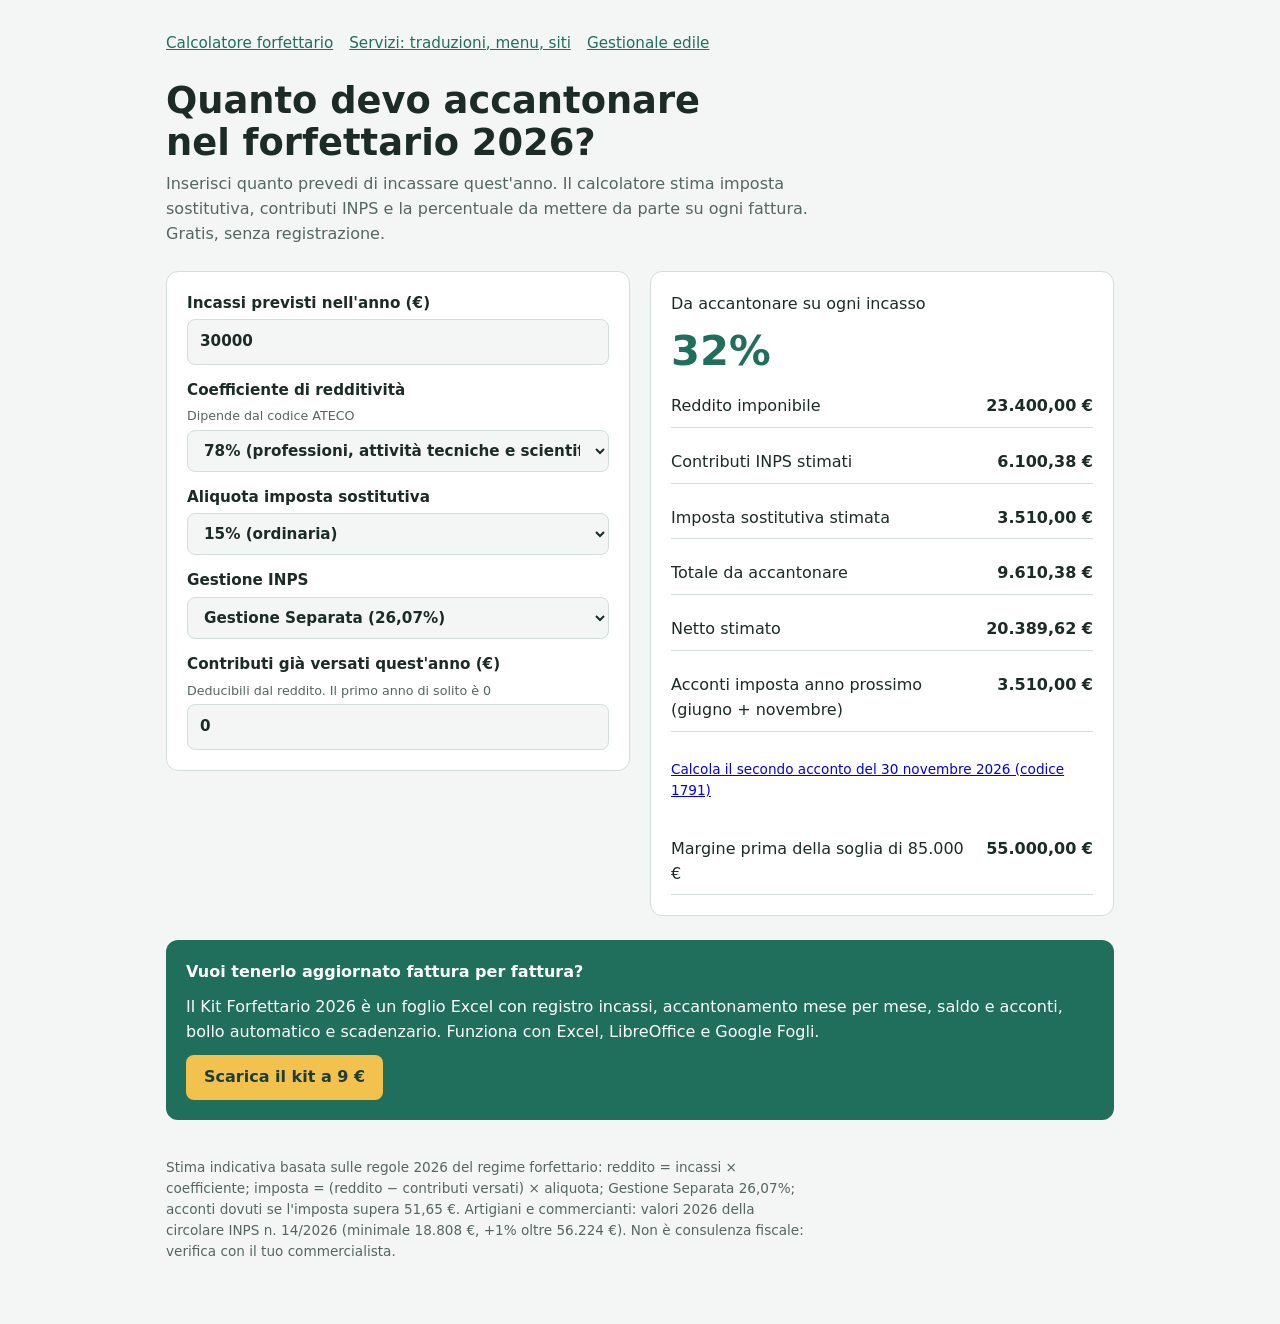
<file: index.html>
<!doctype html>
<html lang="it">
<head>
<meta charset="utf-8">
<meta name="viewport" content="width=device-width, initial-scale=1">
<title>Calcolo tasse forfettario 2026: quanto accantonare</title>
<meta name="description" content="Calcolatore gratuito per il regime forfettario 2026: imposta sostitutiva 5% o 15%, contributi INPS, acconti di giugno e novembre e percentuale da accantonare su ogni incasso.">
<style>
/* Layout: colonna unica, form a sinistra e risultati a destra su schermi larghi */
:root{--bg:#F3F6F5;--fg:#1D2B27;--muted:#56665F;--accent:#1F6F5C;--accent-fg:#FFFFFF;--panel:#FFFFFF;--line:#D3DDD9;--warn:#B5452F;--hl:#F2C14E}
@media (prefers-color-scheme: dark){:root{--bg:#121A18;--fg:#E7EFEC;--muted:#9FB2AB;--accent:#5CC2A5;--accent-fg:#0E1714;--panel:#1A2522;--line:#2C3B37;--warn:#F08A72;--hl:#F2C14E;color-scheme:dark}}
*{box-sizing:border-box}
body{margin:0;background:var(--bg);color:var(--fg);font:16px/1.55 system-ui,-apple-system,"Segoe UI",Roboto,sans-serif}
main{max-width:980px;margin:0 auto;padding:32px max(16px,env(safe-area-inset-right,0px)) 48px max(16px,env(safe-area-inset-left,0px));display:grid;gap:24px}
h1{font-size:clamp(1.6rem,4vw,2.3rem);line-height:1.15;margin:0;text-wrap:balance}
.lead{color:var(--muted);margin:0;max-width:65ch}
.wrap{display:grid;grid-template-columns:repeat(auto-fit,minmax(300px,1fr));gap:20px;align-items:start}
.card{background:var(--panel);border:1px solid var(--line);border-radius:12px;padding:20px;display:grid;gap:14px;min-width:0}
label{display:grid;gap:4px;font-weight:600;font-size:.95rem}
label small{font-weight:400;color:var(--muted)}
input,select{font:inherit;padding:10px 12px;border:1px solid var(--line);border-radius:8px;background:var(--bg);color:var(--fg);width:100%}
input:focus,select:focus{outline:2px solid var(--accent);outline-offset:1px}
.row{display:flex;justify-content:space-between;gap:12px;padding:8px 0;border-bottom:1px solid var(--line);font-variant-numeric:tabular-nums}
.row:last-child{border-bottom:0}
.row b{white-space:nowrap}
.big{font-size:2.6rem;font-weight:800;color:var(--accent);line-height:1;font-variant-numeric:tabular-nums}
.warn{color:var(--warn);font-weight:600}
.cta{background:var(--accent);color:var(--accent-fg);border-radius:12px;padding:20px;display:grid;gap:10px}
.cta a{justify-self:start;background:var(--hl);color:#1F3D35;font-weight:700;text-decoration:none;padding:10px 18px;border-radius:8px}
.cta a:focus{outline:3px solid var(--fg)}
.cta p{margin:0}
.note{font-size:.85rem;color:var(--muted);max-width:75ch}
[hidden]{display:none!important}
</style>
</head>
<body>
<main>
<nav style="font-size:.95rem"><a href="index.html" style="color:var(--accent);margin-right:16px">Calcolatore forfettario</a><a href="servizi.html" style="color:var(--accent);margin-right:16px">Servizi: traduzioni, menu, siti</a><a href="gestionale/index.html" style="color:var(--accent)">Gestionale edile</a></nav>
<header style="display:grid;gap:8px">
<h1>Quanto devo accantonare nel forfettario 2026?</h1>
<p class="lead">Inserisci quanto prevedi di incassare quest'anno. Il calcolatore stima imposta sostitutiva, contributi INPS e la percentuale da mettere da parte su ogni fattura. Gratis, senza registrazione.</p>
</header>

<div class="wrap">
<form class="card" id="f" autocomplete="off">
<label for="inc">Incassi previsti nell'anno (€)
<input id="inc" type="number" min="0" step="100" value="30000" inputmode="decimal"></label>
<label for="coef">Coefficiente di redditività <small>Dipende dal codice ATECO</small>
<select id="coef">
<option value="0.40">40% (commercio al dettaglio e all'ingrosso)</option>
<option value="0.54">54% (commercio ambulante non alimentare)</option>
<option value="0.62">62% (altre attività economiche, commercio)</option>
<option value="0.67">67% (altre attività economiche)</option>
<option value="0.78" selected>78% (professioni, attività tecniche e scientifiche)</option>
<option value="0.86">86% (costruzioni e attività immobiliari)</option>
</select></label>
<label for="ali">Aliquota imposta sostitutiva
<select id="ali"><option value="0.15">15% (ordinaria)</option><option value="0.05">5% (primi 5 anni, con requisiti)</option></select></label>
<label for="gest">Gestione INPS
<select id="gest"><option value="gs">Gestione Separata (26,07%)</option><option value="art">Artigiani (INPS 2026)</option><option value="com">Commercianti (INPS 2026)</option></select></label>
<div id="acbox" hidden style="display:grid;gap:14px">
<label for="fissi">Contributi fissi annui sul minimale (€) <small>Circolare INPS n. 14/2026, già compilato</small>
<input id="fissi" type="number" min="0" step="1" value="4521.36"></label>
<label for="minimale">Reddito minimale annuo (€)
<input id="minimale" type="number" min="0" step="1" value="18808"></label>
<label for="aliac">Aliquota sul reddito eccedente (%)
<input id="aliac" type="number" min="0" max="40" step="0.01" value="24"></label>
<label for="rid">Riduzione 35% richiesta
<select id="rid"><option value="1">No</option><option value="0.65">Sì</option></select></label>
</div>
<label for="ded">Contributi già versati quest'anno (€) <small>Deducibili dal reddito. Il primo anno di solito è 0</small>
<input id="ded" type="number" min="0" step="10" value="0"></label>
</form>

<section class="card" aria-live="polite">
<div>Da accantonare su ogni incasso</div>
<div class="big" id="pct">–</div>
<div class="row"><span>Reddito imponibile</span><b id="r1">–</b></div>
<div class="row"><span>Contributi INPS stimati</span><b id="r2">–</b></div>
<div class="row"><span>Imposta sostitutiva stimata</span><b id="r3">–</b></div>
<div class="row"><span>Totale da accantonare</span><b id="r4">–</b></div>
<div class="row"><span>Netto stimato</span><b id="r5">–</b></div>
<div class="row"><span>Acconti imposta anno prossimo (giugno + novembre)</span><b id="r6">–</b></div>
<p class="note"><a href="acconto-novembre-forfettario.html">Calcola il secondo acconto del 30 novembre 2026 (codice 1791)</a></p>
<div class="row"><span>Margine prima della soglia di 85.000 €</span><b id="r7">–</b></div>
<p id="soglia" class="warn" hidden></p>
</section>
</div>

<aside class="cta">
<p><strong>Vuoi tenerlo aggiornato fattura per fattura?</strong></p>
<p>Il Kit Forfettario 2026 è un foglio Excel con registro incassi, accantonamento mese per mese, saldo e acconti, bollo automatico e scadenzario. Funziona con Excel, LibreOffice e Google Fogli.</p>
<a href="https://payhip.com/b/Wa1UB" rel="noopener">Scarica il kit a 9 €</a>
</aside>

<p class="note">Stima indicativa basata sulle regole 2026 del regime forfettario: reddito = incassi × coefficiente; imposta = (reddito − contributi versati) × aliquota; Gestione Separata 26,07%; acconti dovuti se l'imposta supera 51,65 €. Artigiani e commercianti: valori 2026 della circolare INPS n. 14/2026 (minimale 18.808 €, +1% oltre 56.224 €). Non è consulenza fiscale: verifica con il tuo commercialista.</p>
</main>
<script>
const $=id=>document.getElementById(id);
const eur=v=>v.toLocaleString('it-IT',{style:'currency',currency:'EUR'});
const num=id=>Math.max(0,parseFloat($(id).value)||0);
function calcola(){
  const inc=num('inc'),coef=+$('coef').value,ali=+$('ali').value,gs=$('gest').value==='gs';
  $('acbox').hidden=gs;
  const reddito=inc*coef;
  const contr=gs?reddito*0.2607:(num('fissi')+Math.max(0,reddito-num('minimale'))*num('aliac')/100+Math.max(0,reddito-56224)*0.01)*(+$('rid').value);
  const imposta=Math.max(0,reddito-num('ded'))*ali;
  const tot=contr+imposta;
  $('pct').textContent=inc?(tot/inc*100).toLocaleString('it-IT',{maximumFractionDigits:1})+'%':'–';
  $('r1').textContent=eur(reddito);$('r2').textContent=eur(contr);$('r3').textContent=eur(imposta);
  $('r4').textContent=eur(tot);$('r5').textContent=eur(inc-tot);
  $('r6').textContent=eur(imposta>51.65?imposta:0);$('r7').textContent=eur(85000-inc);
  const s=$('soglia');
  s.hidden=inc<=68000;
  s.textContent=inc>100000?'Oltre 100.000 €: si esce subito dal regime forfettario.':inc>85000?'Oltre 85.000 €: si esce dal regime dall\'anno successivo.':'Sei oltre l\'80% della soglia di 85.000 €.';
}
$('gest').addEventListener('change',()=>{const g=$('gest').value;if(g==='art'){$('fissi').value=4521.36;$('aliac').value=24}else if(g==='com'){$('fissi').value=4611.64;$('aliac').value=24.48}calcola()});
$('f').addEventListener('input',calcola);
$('f').addEventListener('submit',e=>e.preventDefault());
calcola();
</script>
</body>
</html>
</file>
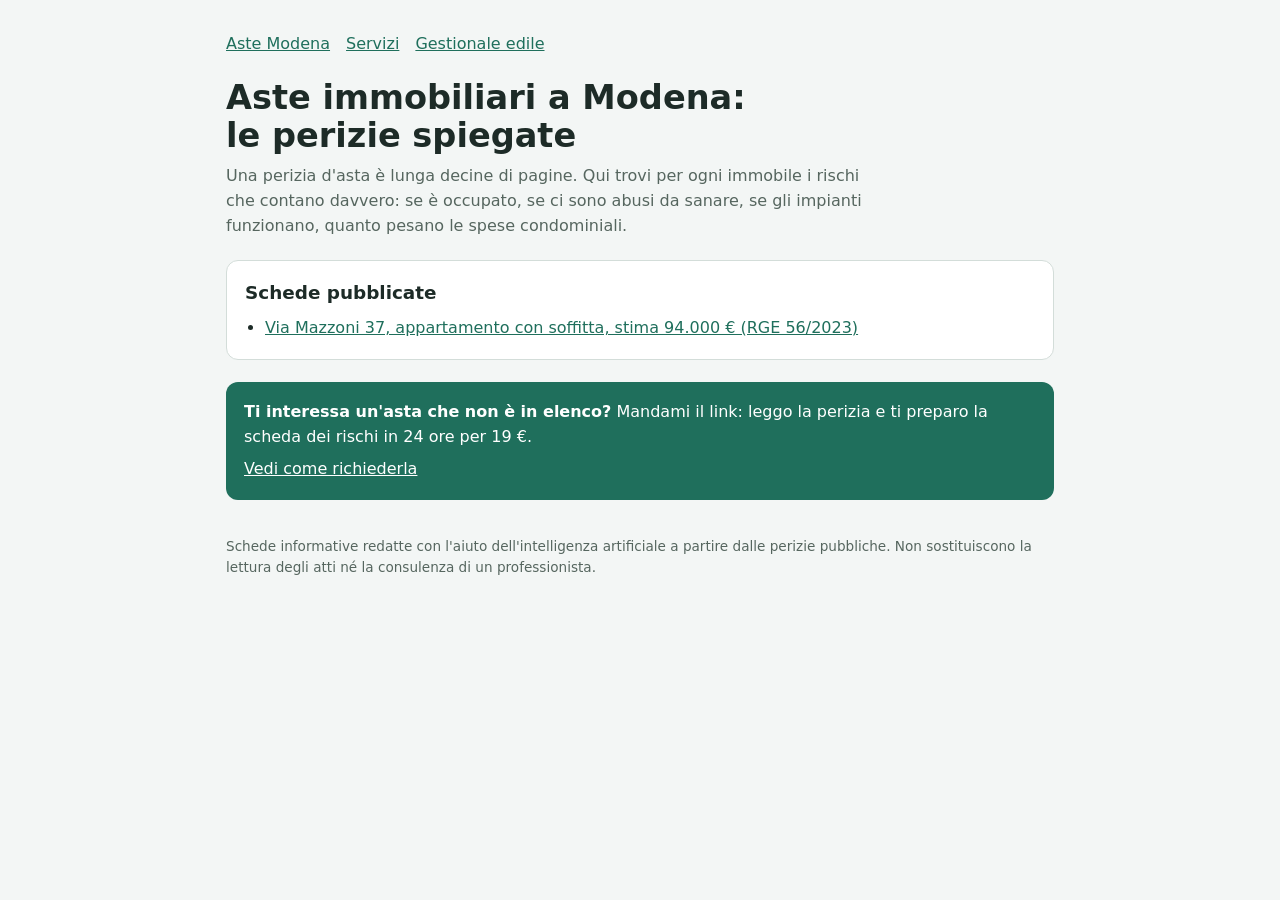
<file: aste/index.html>
<!doctype html>
<html lang="it">
<head>
<meta charset="utf-8">
<meta name="viewport" content="width=device-width, initial-scale=1">
<title>Aste immobiliari Modena: le perizie spiegate</title>
<meta name="description" content="Schede gratuite sulle aste giudiziarie del Tribunale di Modena: occupazione, abusi, impianti, spese condominiali. I rischi della perizia in due minuti.">
<link rel="stylesheet" href="style.css">
</head>
<body>
<main>
<nav><a href="index.html">Aste Modena</a><a href="../servizi.html">Servizi</a><a href="../gestionale/index.html">Gestionale edile</a></nav>
<header style="display:grid;gap:8px">
<h1>Aste immobiliari a Modena: le perizie spiegate</h1>
<p class="lead">Una perizia d'asta è lunga decine di pagine. Qui trovi per ogni immobile i rischi che contano davvero: se è occupato, se ci sono abusi da sanare, se gli impianti funzionano, quanto pesano le spese condominiali.</p>
</header>
<section class="card">
<h2>Schede pubblicate</h2>
<ul>
<li><a href="modena-rge-56-2023.html">Via Mazzoni 37, appartamento con soffitta, stima 94.000 € (RGE 56/2023)</a></li>
</ul>
</section>
<section class="cta">
<p><b>Ti interessa un'asta che non è in elenco?</b> Mandami il link: leggo la perizia e ti preparo la scheda dei rischi in 24 ore per 19 €.</p>
<p><a href="../servizi.html">Vedi come richiederla</a></p>
</section>
<p class="note">Schede informative redatte con l'aiuto dell'intelligenza artificiale a partire dalle perizie pubbliche. Non sostituiscono la lettura degli atti né la consulenza di un professionista.</p>
</main>
</body>
</html>
</file>
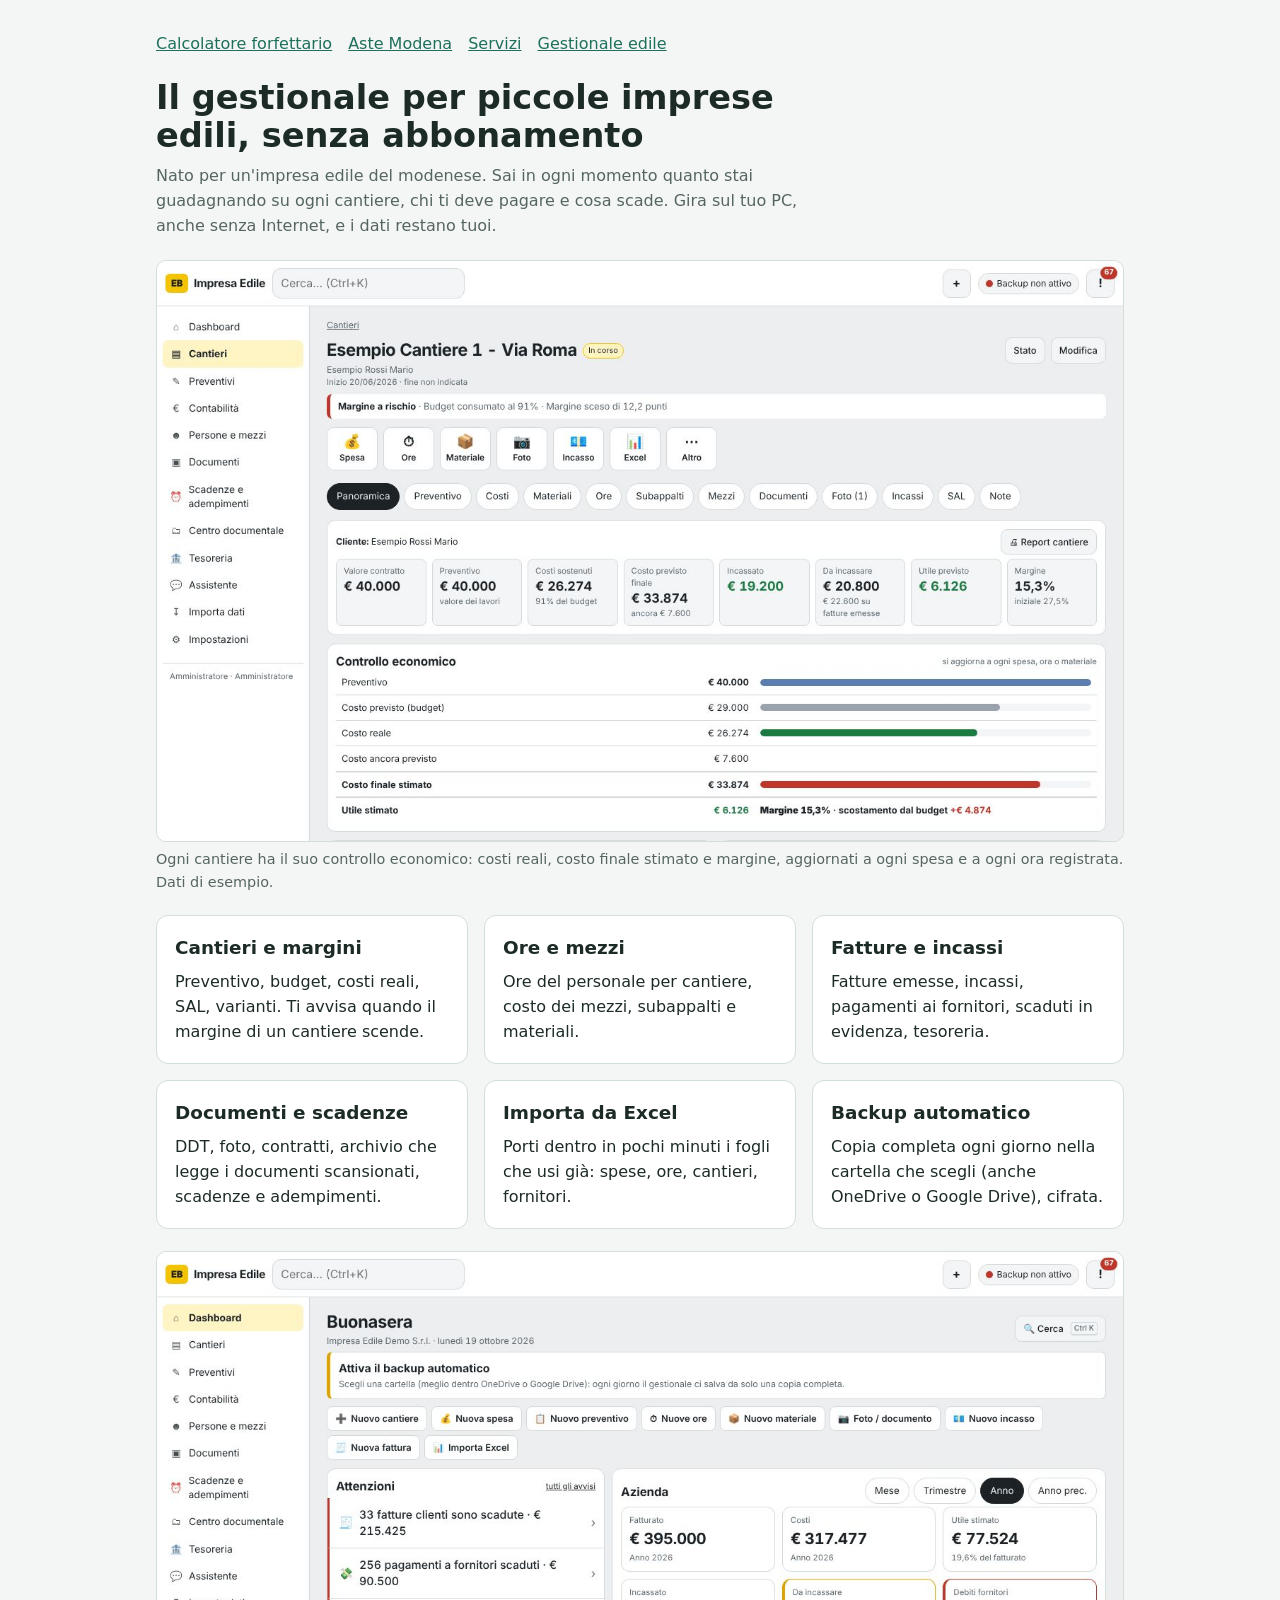
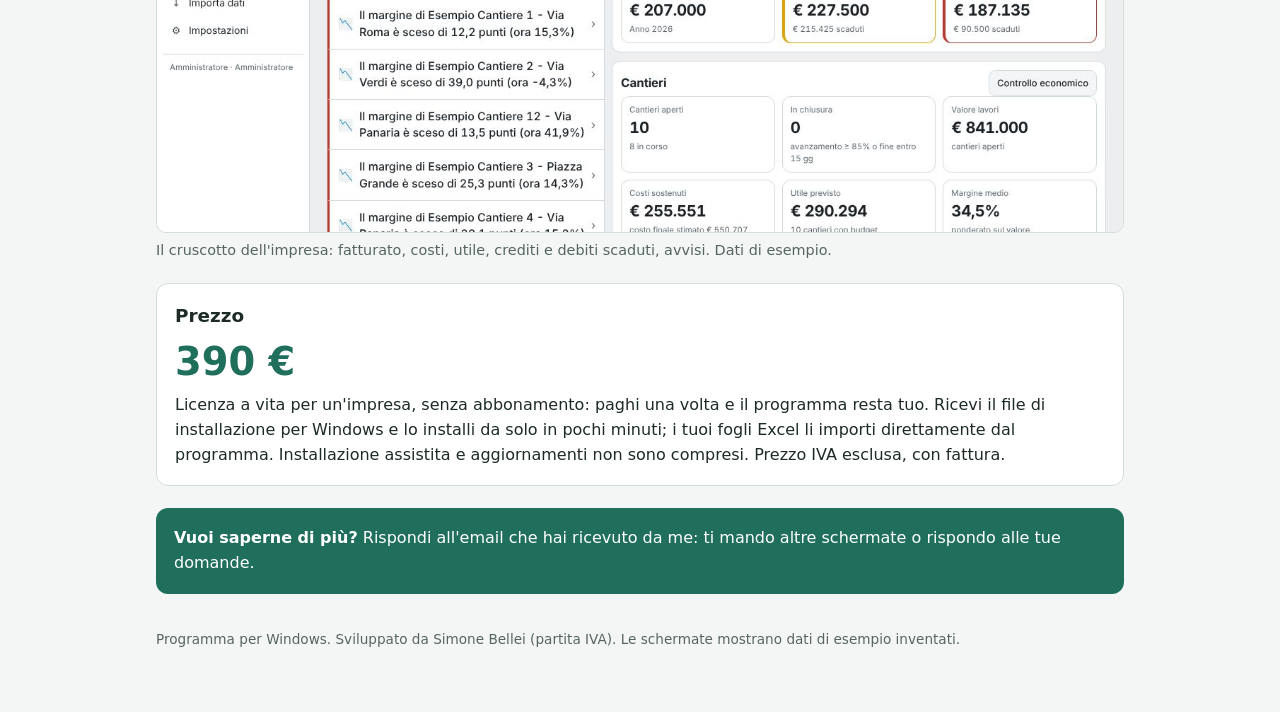
<file: gestionale/index.html>
<!doctype html>
<html lang="it">
<head>
<meta charset="utf-8">
<meta name="viewport" content="width=device-width, initial-scale=1">
<title>Gestionale per imprese edili: cantieri, costi e margini sotto controllo</title>
<meta name="description" content="Programma per piccole imprese edili: cantieri, ore, spese, preventivi, fatture, DDT, scadenze e tesoreria. Funziona sul PC anche senza Internet. Licenza a vita 390 €, senza abbonamento.">
<link rel="stylesheet" href="../aste/style.css">
<style>
main{max-width:1000px}
.shot{width:100%;height:auto;border:1px solid var(--line);border-radius:10px;display:block}
.grid{display:grid;grid-template-columns:repeat(auto-fit,minmax(260px,1fr));gap:16px}
.price{font-size:2.4rem;font-weight:800;color:var(--accent);line-height:1}
figure{margin:0;display:grid;gap:6px}
figcaption{font-size:.9rem;color:var(--muted)}
</style>
</head>
<body>
<main>
<nav><a href="../index.html">Calcolatore forfettario</a><a href="../aste/index.html">Aste Modena</a><a href="../servizi.html">Servizi</a><a href="index.html">Gestionale edile</a></nav>
<header style="display:grid;gap:8px">
<h1>Il gestionale per piccole imprese edili, senza abbonamento</h1>
<p class="lead">Nato per un'impresa edile del modenese. Sai in ogni momento quanto stai guadagnando su ogni cantiere, chi ti deve pagare e cosa scade. Gira sul tuo PC, anche senza Internet, e i dati restano tuoi.</p>
</header>

<figure>
<img class="shot" src="cantiere.jpg" alt="Scheda di un cantiere con valore del contratto, costi sostenuti, costo finale stimato e margine" width="1366" height="820" loading="lazy">
<figcaption>Ogni cantiere ha il suo controllo economico: costi reali, costo finale stimato e margine, aggiornati a ogni spesa e a ogni ora registrata. Dati di esempio.</figcaption>
</figure>

<section class="grid">
<div class="card"><h2>Cantieri e margini</h2><p>Preventivo, budget, costi reali, SAL, varianti. Ti avvisa quando il margine di un cantiere scende.</p></div>
<div class="card"><h2>Ore e mezzi</h2><p>Ore del personale per cantiere, costo dei mezzi, subappalti e materiali.</p></div>
<div class="card"><h2>Fatture e incassi</h2><p>Fatture emesse, incassi, pagamenti ai fornitori, scaduti in evidenza, tesoreria.</p></div>
<div class="card"><h2>Documenti e scadenze</h2><p>DDT, foto, contratti, archivio che legge i documenti scansionati, scadenze e adempimenti.</p></div>
<div class="card"><h2>Importa da Excel</h2><p>Porti dentro in pochi minuti i fogli che usi già: spese, ore, cantieri, fornitori.</p></div>
<div class="card"><h2>Backup automatico</h2><p>Copia completa ogni giorno nella cartella che scegli (anche OneDrive o Google Drive), cifrata.</p></div>
</section>

<figure>
<img class="shot" src="dashboard.jpg" alt="Cruscotto con fatturato, costi, utile stimato, crediti scaduti e avvisi sui cantieri" width="1366" height="820" loading="lazy">
<figcaption>Il cruscotto dell'impresa: fatturato, costi, utile, crediti e debiti scaduti, avvisi. Dati di esempio.</figcaption>
</figure>

<section class="card" style="gap:12px">
<h2>Prezzo</h2>
<div class="price">390 €</div>
<p>Licenza a vita per un'impresa, senza abbonamento: paghi una volta e il programma resta tuo. Ricevi il file di installazione per Windows e lo installi da solo in pochi minuti; i tuoi fogli Excel li importi direttamente dal programma. Installazione assistita e aggiornamenti non sono compresi. Prezzo IVA esclusa, con fattura.</p>
</section>

<section class="cta">
<p><b>Vuoi saperne di più?</b> Rispondi all'email che hai ricevuto da me: ti mando altre schermate o rispondo alle tue domande.</p>
</section>

<p class="note">Programma per Windows. Sviluppato da Simone Bellei (partita IVA). Le schermate mostrano dati di esempio inventati.</p>
</main>
</body>
</html>
</file>
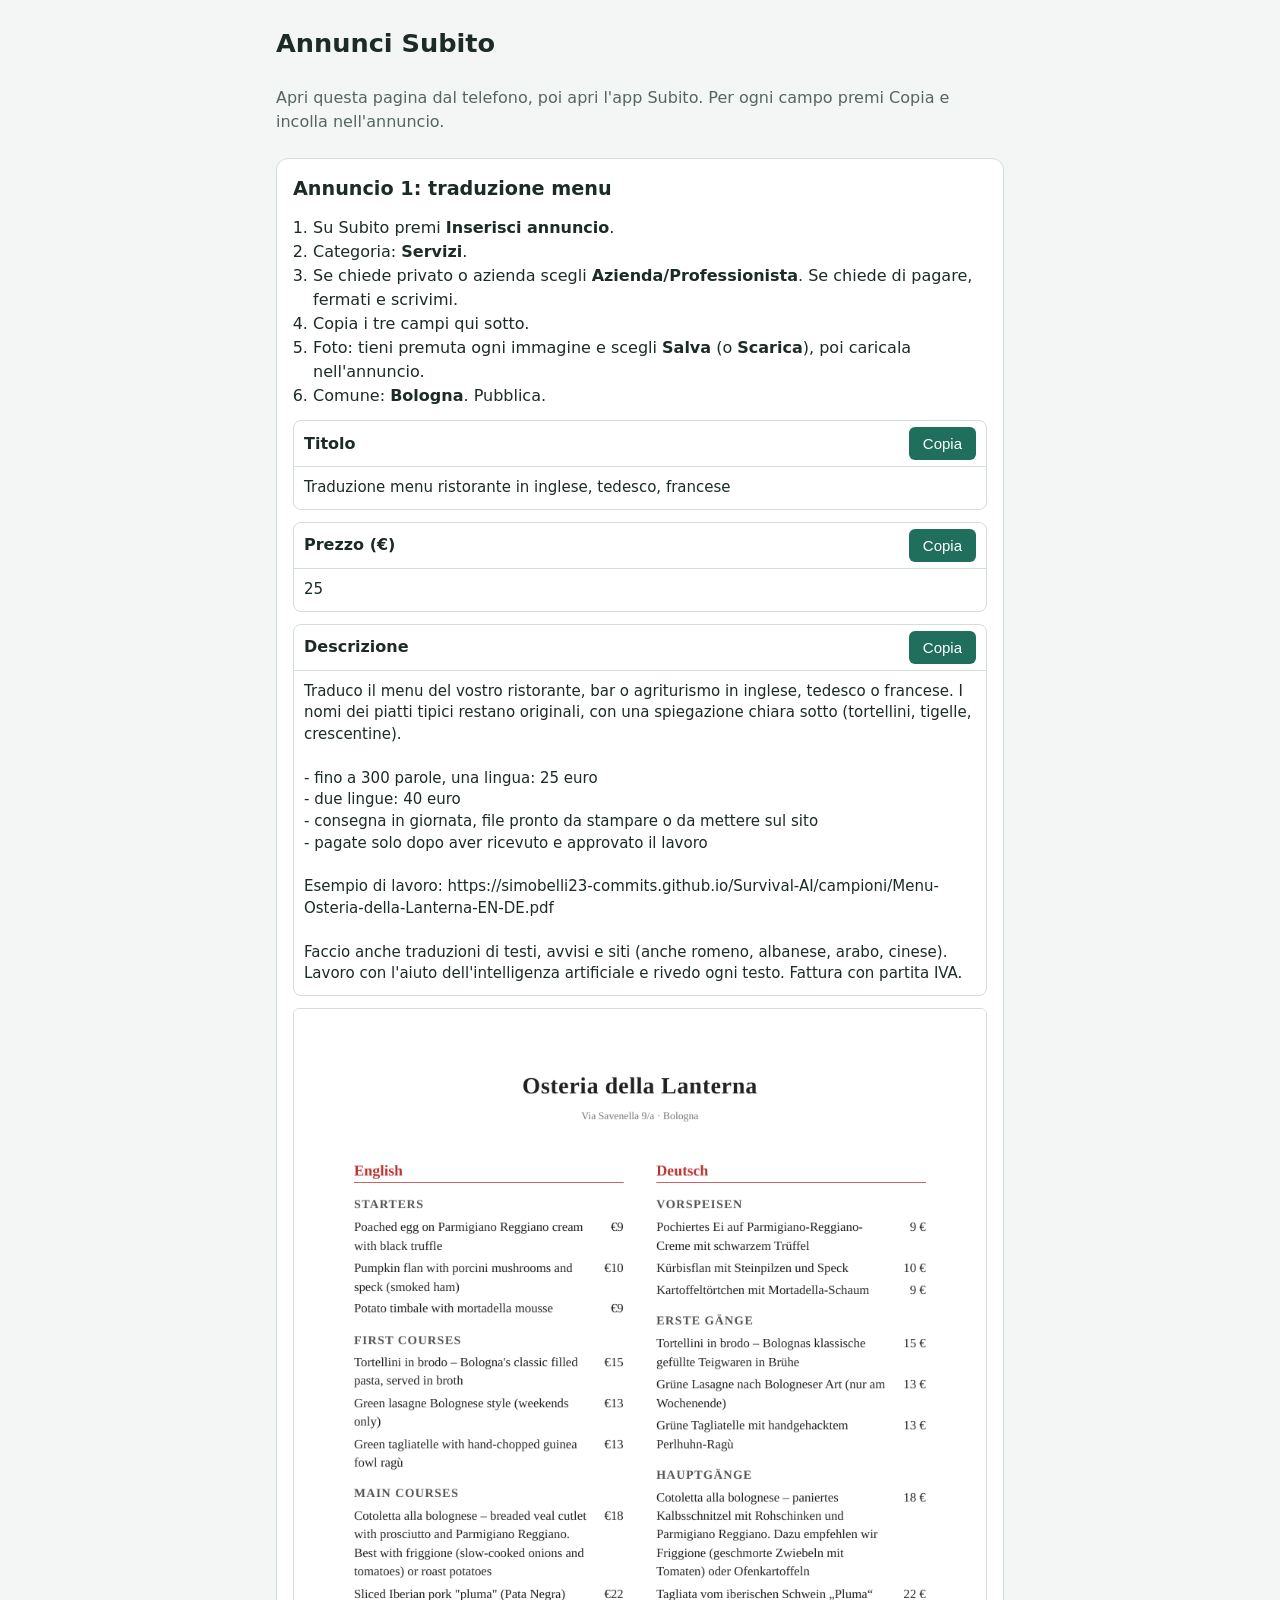
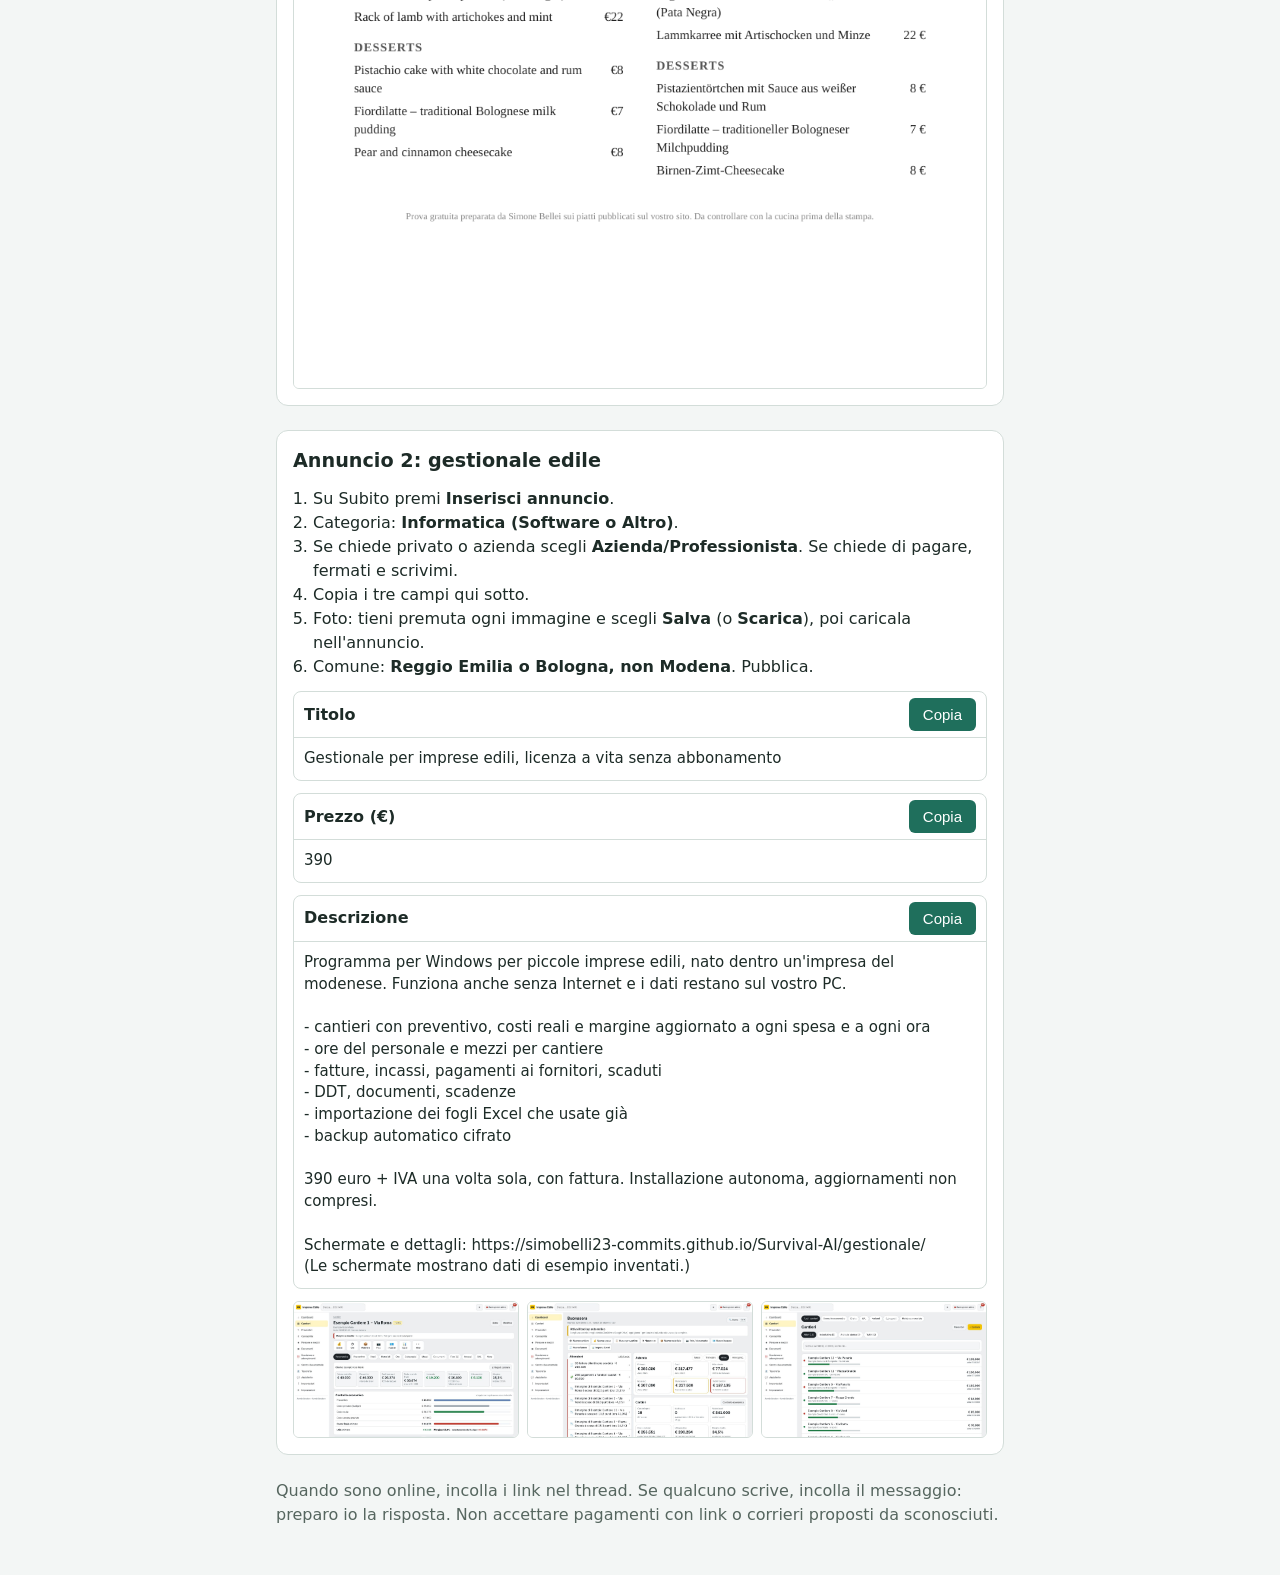
<file: subito/index.html>
<!doctype html><html lang="it"><head><meta charset="utf-8"><meta name="viewport" content="width=device-width, initial-scale=1"><meta name="robots" content="noindex">
<title>Annunci Subito</title><style>
:root{--bg:#F3F6F5;--fg:#1D2B27;--muted:#56665F;--accent:#1F6F5C;--panel:#fff;--line:#D3DDD9}
@media (prefers-color-scheme: dark){:root{--bg:#121A18;--fg:#E7EFEC;--muted:#9FB2AB;--accent:#5CC2A5;--panel:#1A2522;--line:#2C3B37}}
*{box-sizing:border-box}body{margin:0;background:var(--bg);color:var(--fg);font:16px/1.5 system-ui,sans-serif}
main{max-width:760px;margin:0 auto;padding:24px 16px 48px;display:grid;gap:24px}
section{background:var(--panel);border:1px solid var(--line);border-radius:12px;padding:16px;display:grid;gap:12px}
h1{margin:0;font-size:1.6rem}h2{margin:0;font-size:1.2rem}ol{margin:0;padding-left:20px}
.f{border:1px solid var(--line);border-radius:8px;overflow:hidden}.l{display:flex;justify-content:space-between;align-items:center;padding:6px 10px;font-weight:600;border-bottom:1px solid var(--line)}
button{background:var(--accent);color:#fff;border:0;border-radius:6px;padding:8px 14px;font-size:15px}
pre{margin:0;padding:10px;white-space:pre-wrap;word-wrap:break-word;font:15px/1.45 system-ui,sans-serif}
.ph{display:grid;grid-template-columns:repeat(auto-fit,minmax(150px,1fr));gap:8px}.ph img{width:100%;height:auto;border:1px solid var(--line);border-radius:6px;display:block}
p{margin:0;color:var(--muted)}</style></head><body><main>
<h1>Annunci Subito</h1><p>Apri questa pagina dal telefono, poi apri l'app Subito. Per ogni campo premi Copia e incolla nell'annuncio.</p>
<section><h2>Annuncio 1: traduzione menu</h2>
<ol><li>Su Subito premi <b>Inserisci annuncio</b>.</li><li>Categoria: <b>Servizi</b>.</li>
<li>Se chiede privato o azienda scegli <b>Azienda/Professionista</b>. Se chiede di pagare, fermati e scrivimi.</li>
<li>Copia i tre campi qui sotto.</li><li>Foto: tieni premuta ogni immagine e scegli <b>Salva</b> (o <b>Scarica</b>), poi caricala nell'annuncio.</li>
<li>Comune: <b>Bologna</b>. Pubblica.</li></ol>
<div class="f"><div class="l">Titolo<button onclick="cp(this)">Copia</button></div><pre>Traduzione menu ristorante in inglese, tedesco, francese</pre></div><div class="f"><div class="l">Prezzo (€)<button onclick="cp(this)">Copia</button></div><pre>25</pre></div><div class="f"><div class="l">Descrizione<button onclick="cp(this)">Copia</button></div><pre>Traduco il menu del vostro ristorante, bar o agriturismo in inglese, tedesco o francese. I nomi dei piatti tipici restano originali, con una spiegazione chiara sotto (tortellini, tigelle, crescentine).

- fino a 300 parole, una lingua: 25 euro
- due lingue: 40 euro
- consegna in giornata, file pronto da stampare o da mettere sul sito
- pagate solo dopo aver ricevuto e approvato il lavoro

Esempio di lavoro: https://simobelli23-commits.github.io/Survival-AI/campioni/Menu-Osteria-della-Lanterna-EN-DE.pdf

Faccio anche traduzioni di testi, avvisi e siti (anche romeno, albanese, arabo, cinese). Lavoro con l&#x27;aiuto dell&#x27;intelligenza artificiale e rivedo ogni testo. Fattura con partita IVA.</pre></div>
<div class="ph"><a href="menu-foto.png" download><img src="menu-foto.png" alt="Foto 1"></a></div></section>
<section><h2>Annuncio 2: gestionale edile</h2>
<ol><li>Su Subito premi <b>Inserisci annuncio</b>.</li><li>Categoria: <b>Informatica (Software o Altro)</b>.</li>
<li>Se chiede privato o azienda scegli <b>Azienda/Professionista</b>. Se chiede di pagare, fermati e scrivimi.</li>
<li>Copia i tre campi qui sotto.</li><li>Foto: tieni premuta ogni immagine e scegli <b>Salva</b> (o <b>Scarica</b>), poi caricala nell'annuncio.</li>
<li>Comune: <b>Reggio Emilia o Bologna, non Modena</b>. Pubblica.</li></ol>
<div class="f"><div class="l">Titolo<button onclick="cp(this)">Copia</button></div><pre>Gestionale per imprese edili, licenza a vita senza abbonamento</pre></div><div class="f"><div class="l">Prezzo (€)<button onclick="cp(this)">Copia</button></div><pre>390</pre></div><div class="f"><div class="l">Descrizione<button onclick="cp(this)">Copia</button></div><pre>Programma per Windows per piccole imprese edili, nato dentro un&#x27;impresa del modenese. Funziona anche senza Internet e i dati restano sul vostro PC.

- cantieri con preventivo, costi reali e margine aggiornato a ogni spesa e a ogni ora
- ore del personale e mezzi per cantiere
- fatture, incassi, pagamenti ai fornitori, scaduti
- DDT, documenti, scadenze
- importazione dei fogli Excel che usate già
- backup automatico cifrato

390 euro + IVA una volta sola, con fattura. Installazione autonoma, aggiornamenti non compresi.

Schermate e dettagli: https://simobelli23-commits.github.io/Survival-AI/gestionale/
(Le schermate mostrano dati di esempio inventati.)</pre></div>
<div class="ph"><a href="gestionale-foto1.jpg" download><img src="gestionale-foto1.jpg" alt="Foto 1"></a><a href="gestionale-foto2.jpg" download><img src="gestionale-foto2.jpg" alt="Foto 2"></a><a href="gestionale-foto3.jpg" download><img src="gestionale-foto3.jpg" alt="Foto 3"></a></div></section>
<p>Quando sono online, incolla i link nel thread. Se qualcuno scrive, incolla il messaggio: preparo io la risposta. Non accettare pagamenti con link o corrieri proposti da sconosciuti.</p>
</main><script>function cp(b){const t=b.parentNode.nextElementSibling.textContent;const done=()=>{b.textContent='Copiato';setTimeout(()=>b.textContent='Copia',1500)};
if(navigator.clipboard)navigator.clipboard.writeText(t).then(done,()=>fb(t,done));else fb(t,done)}
function fb(t,done){const a=document.createElement('textarea');a.value=t;document.body.appendChild(a);a.select();try{document.execCommand('copy');done()}catch(e){}a.remove()}</script></body></html>
</file>
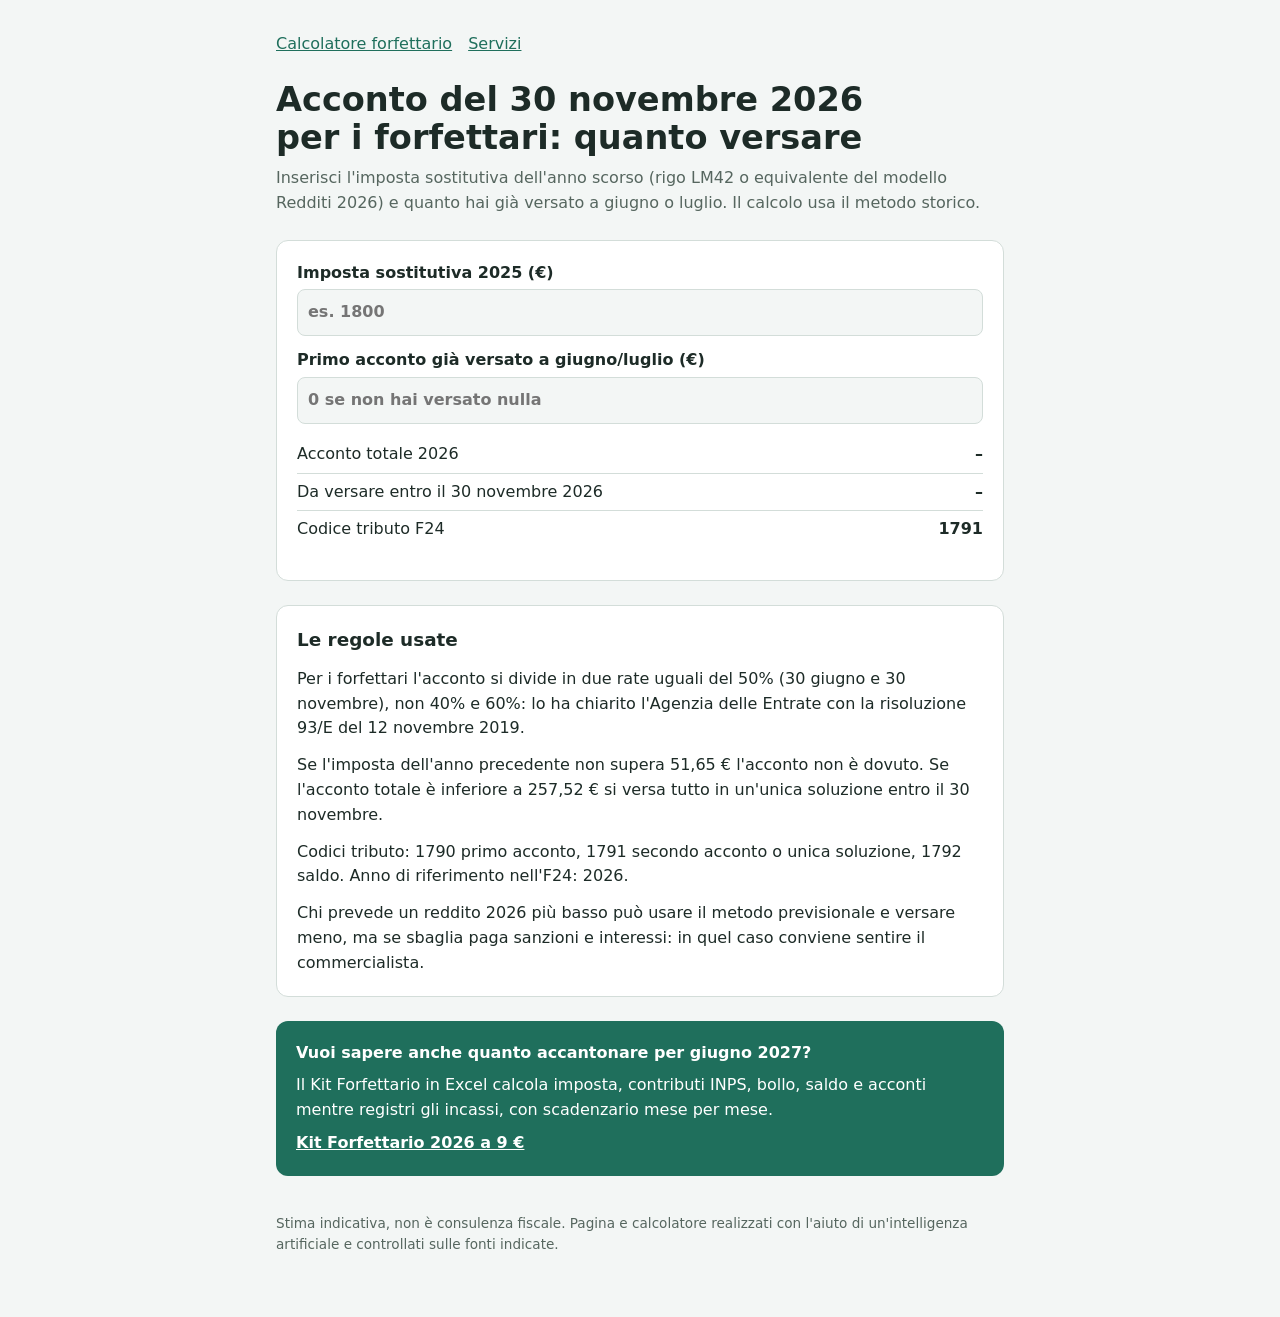
<file: acconto-novembre-forfettario.html>
<!doctype html>
<html lang="it">
<head>
<meta charset="utf-8">
<meta name="viewport" content="width=device-width, initial-scale=1">
<title>Acconto 30 novembre 2026 forfettario: quanto versare (codice 1791)</title>
<meta name="description" content="Calcola in pochi secondi il secondo acconto dell'imposta sostitutiva da versare entro il 30 novembre 2026 nel regime forfettario: rata del 50%, unica soluzione sotto 257,52 €, codice tributo 1791.">
<style>
:root{--bg:#F3F6F5;--fg:#1D2B27;--muted:#56665F;--accent:#1F6F5C;--accent-fg:#FFFFFF;--panel:#FFFFFF;--line:#D3DDD9}
@media (prefers-color-scheme: dark){:root{--bg:#121A18;--fg:#E7EFEC;--muted:#9FB2AB;--accent:#5CC2A5;--accent-fg:#0E1714;--panel:#1A2522;--line:#2C3B37;color-scheme:dark}}
*{box-sizing:border-box}
body{margin:0;background:var(--bg);color:var(--fg);font:16px/1.55 system-ui,-apple-system,"Segoe UI",Roboto,sans-serif}
main{max-width:760px;margin:0 auto;padding:32px 16px 48px;display:grid;gap:24px}
h1{font-size:clamp(1.5rem,4vw,2.1rem);line-height:1.15;margin:0;text-wrap:balance}
h2{font-size:1.15rem;margin:0}
.lead{color:var(--muted);margin:0}
.card{background:var(--panel);border:1px solid var(--line);border-radius:12px;padding:20px;display:grid;gap:12px;min-width:0}
.card p{margin:0}
label{display:grid;gap:4px;font-weight:600}
input,select{font:inherit;padding:10px;border:1px solid var(--line);border-radius:8px;background:var(--bg);color:var(--fg);width:100%}
.row{display:flex;justify-content:space-between;gap:12px;padding:6px 0;border-bottom:1px solid var(--line);font-variant-numeric:tabular-nums}
.row:last-child{border-bottom:0}
.row b{white-space:nowrap}
.cta{background:var(--accent);color:var(--accent-fg);border-radius:12px;padding:20px;display:grid;gap:8px}
.cta p{margin:0}.cta a{color:var(--accent-fg);font-weight:700}
.note{font-size:.85rem;color:var(--muted)}
a{color:var(--accent)}
nav a{margin-right:16px}
</style>
</head>
<body>
<main>
<nav><a href="index.html">Calcolatore forfettario</a><a href="servizi.html">Servizi</a></nav>
<header style="display:grid;gap:8px">
<h1>Acconto del 30 novembre 2026 per i forfettari: quanto versare</h1>
<p class="lead">Inserisci l'imposta sostitutiva dell'anno scorso (rigo LM42 o equivalente del modello Redditi 2026) e quanto hai già versato a giugno o luglio. Il calcolo usa il metodo storico.</p>
</header>

<section class="card">
<label>Imposta sostitutiva 2025 (€)
<input id="imp" type="number" min="0" step="0.01" inputmode="decimal" placeholder="es. 1800">
</label>
<label>Primo acconto già versato a giugno/luglio (€)
<input id="pag" type="number" min="0" step="0.01" inputmode="decimal" placeholder="0 se non hai versato nulla">
</label>
<div>
<div class="row"><span>Acconto totale 2026</span><b id="r1">–</b></div>
<div class="row"><span>Da versare entro il 30 novembre 2026</span><b id="r2">–</b></div>
<div class="row"><span>Codice tributo F24</span><b id="r3">1791</b></div>
</div>
<p class="note" id="msg"></p>
</section>

<section class="card">
<h2>Le regole usate</h2>
<p>Per i forfettari l'acconto si divide in due rate uguali del 50% (30 giugno e 30 novembre), non 40% e 60%: lo ha chiarito l'Agenzia delle Entrate con la risoluzione 93/E del 12 novembre 2019.</p>
<p>Se l'imposta dell'anno precedente non supera 51,65 € l'acconto non è dovuto. Se l'acconto totale è inferiore a 257,52 € si versa tutto in un'unica soluzione entro il 30 novembre.</p>
<p>Codici tributo: 1790 primo acconto, 1791 secondo acconto o unica soluzione, 1792 saldo. Anno di riferimento nell'F24: 2026.</p>
<p>Chi prevede un reddito 2026 più basso può usare il metodo previsionale e versare meno, ma se sbaglia paga sanzioni e interessi: in quel caso conviene sentire il commercialista.</p>
</section>

<section class="cta">
<p><b>Vuoi sapere anche quanto accantonare per giugno 2027?</b></p>
<p>Il Kit Forfettario in Excel calcola imposta, contributi INPS, bollo, saldo e acconti mentre registri gli incassi, con scadenzario mese per mese.</p>
<p><a href="https://payhip.com/b/Wa1UB" rel="noopener">Kit Forfettario 2026 a 9 €</a></p>
</section>

<p class="note">Stima indicativa, non è consulenza fiscale. Pagina e calcolatore realizzati con l'aiuto di un'intelligenza artificiale e controllati sulle fonti indicate.</p>
</main>
<script>
const eur=v=>v.toLocaleString('it-IT',{style:'currency',currency:'EUR'});
function calc(){
  const imp=parseFloat(document.getElementById('imp').value)||0;
  const pag=parseFloat(document.getElementById('pag').value)||0;
  const r1=document.getElementById('r1'),r2=document.getElementById('r2'),msg=document.getElementById('msg');
  if(!imp){r1.textContent=r2.textContent='–';msg.textContent='';return}
  if(imp<=51.65){r1.textContent=eur(0);r2.textContent=eur(0);msg.textContent='Imposta non superiore a 51,65 €: nessun acconto dovuto.';return}
  r1.textContent=eur(imp);
  if(imp<257.52){r2.textContent=eur(Math.max(0,imp-pag));msg.textContent='Acconto inferiore a 257,52 €: si versa tutto entro il 30 novembre, in unica soluzione.';return}
  const sec=Math.max(0,imp-Math.max(pag,0));
  r2.textContent=eur(pag?sec:imp/2);
  msg.textContent=pag?'Seconda rata = acconto totale meno quanto già versato.':'Hai lasciato vuoto il primo acconto: la seconda rata è il 50% dell\'acconto totale.';
}
document.getElementById('imp').addEventListener('input',calc);
document.getElementById('pag').addEventListener('input',calc);
</script>
</body>
</html>
</file>
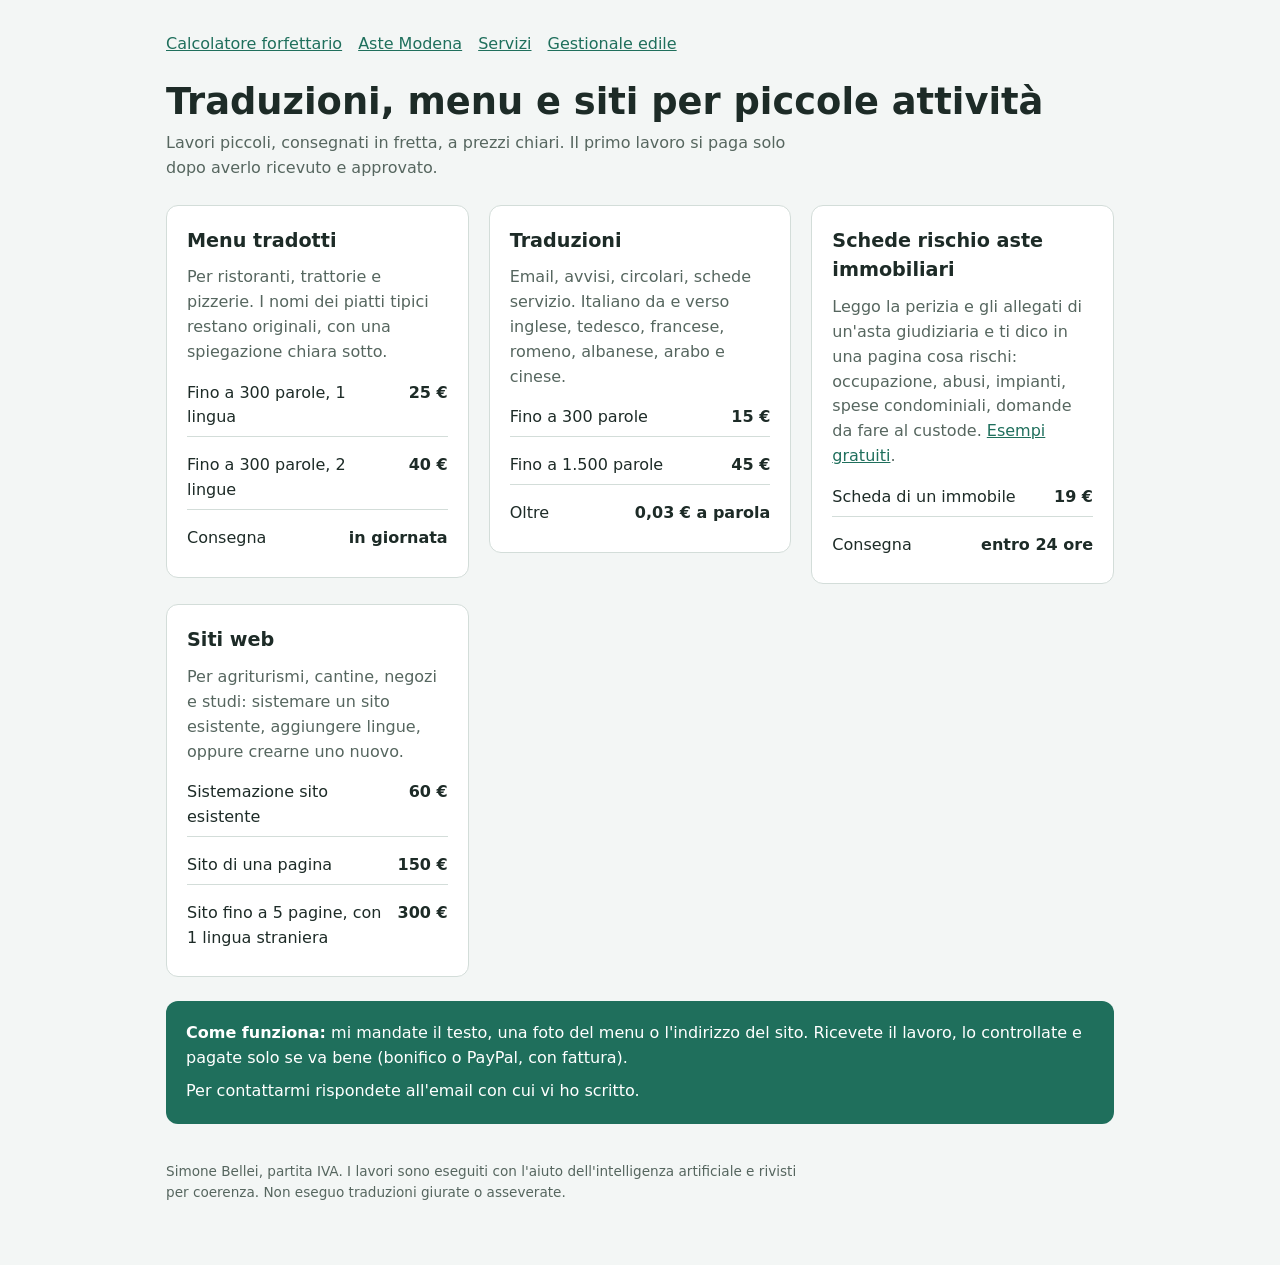
<file: servizi.html>
<!doctype html>
<html lang="it">
<head>
<meta charset="utf-8">
<meta name="viewport" content="width=device-width, initial-scale=1">
<title>Traduzioni, menu e siti per piccole attività · Simone Bellei</title>
<meta name="description" content="Traduzioni rapide in inglese, tedesco, francese, romeno, albanese, arabo e cinese; menu tradotti per ristoranti; sistemazione e versioni in lingua dei siti di piccole attività. Il primo lavoro si paga dopo la consegna.">
<style>
:root{--bg:#F3F6F5;--fg:#1D2B27;--muted:#56665F;--accent:#1F6F5C;--accent-fg:#FFFFFF;--panel:#FFFFFF;--line:#D3DDD9;--hl:#F2C14E}
@media (prefers-color-scheme: dark){:root{--bg:#121A18;--fg:#E7EFEC;--muted:#9FB2AB;--accent:#5CC2A5;--accent-fg:#0E1714;--panel:#1A2522;--line:#2C3B37;--hl:#F2C14E;color-scheme:dark}}
*{box-sizing:border-box}
body{margin:0;background:var(--bg);color:var(--fg);font:16px/1.55 system-ui,-apple-system,"Segoe UI",Roboto,sans-serif}
main{max-width:980px;margin:0 auto;padding:32px 16px 48px;display:grid;gap:24px}
h1{font-size:clamp(1.6rem,4vw,2.3rem);line-height:1.15;margin:0;text-wrap:balance}
h2{font-size:1.2rem;margin:0}
.lead{color:var(--muted);margin:0;max-width:65ch}
.grid{display:grid;grid-template-columns:repeat(auto-fit,minmax(280px,1fr));gap:20px;align-items:start}
.card{background:var(--panel);border:1px solid var(--line);border-radius:12px;padding:20px;display:grid;gap:10px;min-width:0}
.card p{margin:0;color:var(--muted)}
.row{display:flex;justify-content:space-between;gap:12px;padding:6px 0;border-bottom:1px solid var(--line);font-variant-numeric:tabular-nums}
.row:last-child{border-bottom:0}
.row b{white-space:nowrap}
.cta{background:var(--accent);color:var(--accent-fg);border-radius:12px;padding:20px;display:grid;gap:8px}
.cta p{margin:0}
.note{font-size:.85rem;color:var(--muted);max-width:75ch}
a{color:var(--accent)}
nav a{margin-right:16px}
</style>
</head>
<body>
<main>
<nav><a href="index.html">Calcolatore forfettario</a><a href="aste/index.html">Aste Modena</a><a href="servizi.html">Servizi</a><a href="gestionale/index.html">Gestionale edile</a></nav>
<header style="display:grid;gap:8px">
<h1>Traduzioni, menu e siti per piccole attività</h1>
<p class="lead">Lavori piccoli, consegnati in fretta, a prezzi chiari. Il primo lavoro si paga solo dopo averlo ricevuto e approvato.</p>
</header>

<section class="grid">
<div class="card">
<h2>Menu tradotti</h2>
<p>Per ristoranti, trattorie e pizzerie. I nomi dei piatti tipici restano originali, con una spiegazione chiara sotto.</p>
<div class="row"><span>Fino a 300 parole, 1 lingua</span><b>25 €</b></div>
<div class="row"><span>Fino a 300 parole, 2 lingue</span><b>40 €</b></div>
<div class="row"><span>Consegna</span><b>in giornata</b></div>
</div>

<div class="card">
<h2>Traduzioni</h2>
<p>Email, avvisi, circolari, schede servizio. Italiano da e verso inglese, tedesco, francese, romeno, albanese, arabo e cinese.</p>
<div class="row"><span>Fino a 300 parole</span><b>15 €</b></div>
<div class="row"><span>Fino a 1.500 parole</span><b>45 €</b></div>
<div class="row"><span>Oltre</span><b>0,03 € a parola</b></div>
</div>

<div class="card">
<h2>Schede rischio aste immobiliari</h2>
<p>Leggo la perizia e gli allegati di un'asta giudiziaria e ti dico in una pagina cosa rischi: occupazione, abusi, impianti, spese condominiali, domande da fare al custode. <a href="aste/index.html">Esempi gratuiti</a>.</p>
<div class="row"><span>Scheda di un immobile</span><b>19 €</b></div>
<div class="row"><span>Consegna</span><b>entro 24 ore</b></div>
</div>

<div class="card">
<h2>Siti web</h2>
<p>Per agriturismi, cantine, negozi e studi: sistemare un sito esistente, aggiungere lingue, oppure crearne uno nuovo.</p>
<div class="row"><span>Sistemazione sito esistente</span><b>60 €</b></div>
<div class="row"><span>Sito di una pagina</span><b>150 €</b></div>
<div class="row"><span>Sito fino a 5 pagine, con 1 lingua straniera</span><b>300 €</b></div>
</div>
</section>

<section class="cta">
<p><b>Come funziona:</b> mi mandate il testo, una foto del menu o l'indirizzo del sito. Ricevete il lavoro, lo controllate e pagate solo se va bene (bonifico o PayPal, con fattura).</p>
<p>Per contattarmi rispondete all'email con cui vi ho scritto.</p>
</section>

<p class="note">Simone Bellei, partita IVA. I lavori sono eseguiti con l'aiuto dell'intelligenza artificiale e rivisti per coerenza. Non eseguo traduzioni giurate o asseverate.</p>
</main>
</body>
</html>
</file>
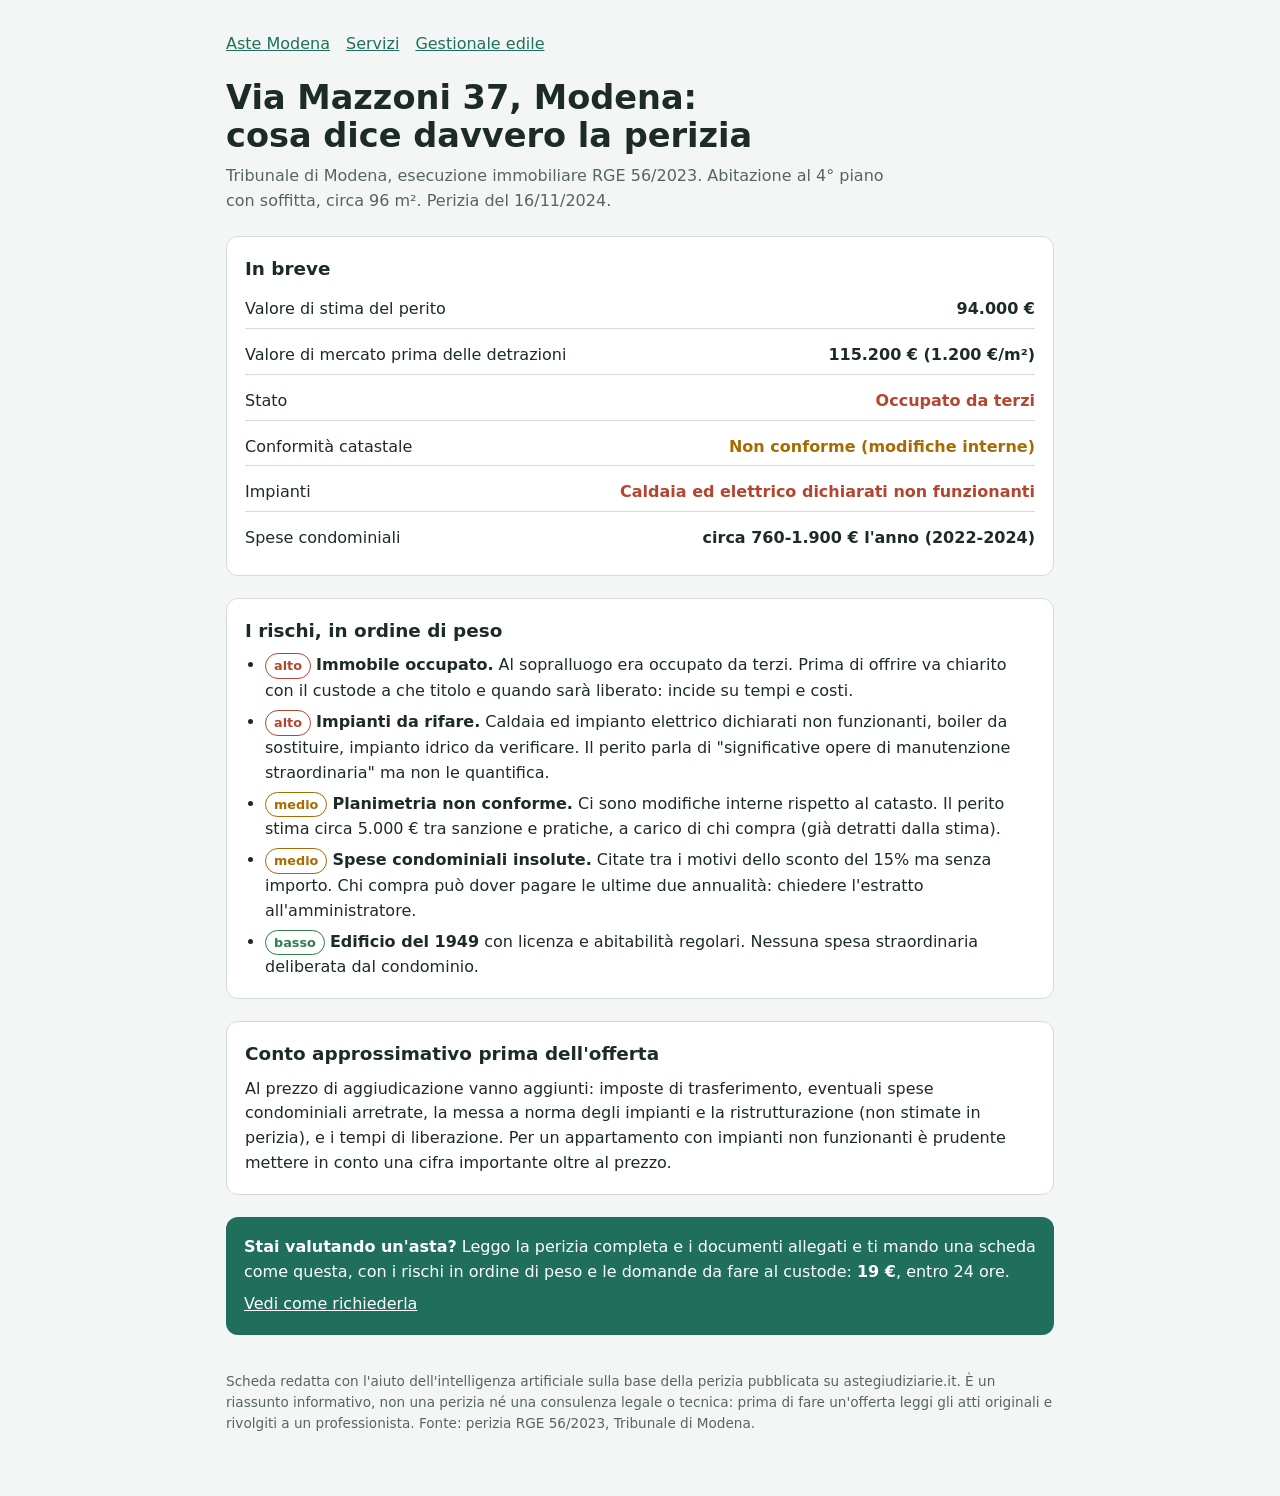
<file: aste/modena-rge-56-2023.html>
<!doctype html>
<html lang="it">
<head>
<meta charset="utf-8">
<meta name="viewport" content="width=device-width, initial-scale=1">
<title>Asta Modena via Mazzoni 37 (RGE 56/2023): rischi e costi nascosti</title>
<meta name="description" content="Scheda rischi della perizia: appartamento con soffitta in via Mazzoni 37 a Modena, stima 94.000 €. Occupato, planimetria non conforme, impianti non funzionanti: cosa c'è da sapere prima dell'offerta.">
<link rel="stylesheet" href="style.css">
</head>
<body>
<main>
<nav><a href="index.html">Aste Modena</a><a href="../servizi.html">Servizi</a><a href="../gestionale/index.html">Gestionale edile</a></nav>
<header style="display:grid;gap:8px">
<h1>Via Mazzoni 37, Modena: cosa dice davvero la perizia</h1>
<p class="lead">Tribunale di Modena, esecuzione immobiliare RGE 56/2023. Abitazione al 4° piano con soffitta, circa 96 m². Perizia del 16/11/2024.</p>
</header>

<section class="card">
<h2>In breve</h2>
<div class="row"><span>Valore di stima del perito</span><b>94.000 €</b></div>
<div class="row"><span>Valore di mercato prima delle detrazioni</span><b>115.200 € (1.200 €/m²)</b></div>
<div class="row"><span>Stato</span><b class="hi">Occupato da terzi</b></div>
<div class="row"><span>Conformità catastale</span><b class="md">Non conforme (modifiche interne)</b></div>
<div class="row"><span>Impianti</span><b class="hi">Caldaia ed elettrico dichiarati non funzionanti</b></div>
<div class="row"><span>Spese condominiali</span><b>circa 760-1.900 € l'anno (2022-2024)</b></div>
</section>

<section class="card">
<h2>I rischi, in ordine di peso</h2>
<ul>
<li><span class="tag hi">alto</span> <b>Immobile occupato.</b> Al sopralluogo era occupato da terzi. Prima di offrire va chiarito con il custode a che titolo e quando sarà liberato: incide su tempi e costi.</li>
<li><span class="tag hi">alto</span> <b>Impianti da rifare.</b> Caldaia ed impianto elettrico dichiarati non funzionanti, boiler da sostituire, impianto idrico da verificare. Il perito parla di "significative opere di manutenzione straordinaria" ma non le quantifica.</li>
<li><span class="tag md">medio</span> <b>Planimetria non conforme.</b> Ci sono modifiche interne rispetto al catasto. Il perito stima circa 5.000 € tra sanzione e pratiche, a carico di chi compra (già detratti dalla stima).</li>
<li><span class="tag md">medio</span> <b>Spese condominiali insolute.</b> Citate tra i motivi dello sconto del 15% ma senza importo. Chi compra può dover pagare le ultime due annualità: chiedere l'estratto all'amministratore.</li>
<li><span class="tag lo">basso</span> <b>Edificio del 1949</b> con licenza e abitabilità regolari. Nessuna spesa straordinaria deliberata dal condominio.</li>
</ul>
</section>

<section class="card">
<h2>Conto approssimativo prima dell'offerta</h2>
<p>Al prezzo di aggiudicazione vanno aggiunti: imposte di trasferimento, eventuali spese condominiali arretrate, la messa a norma degli impianti e la ristrutturazione (non stimate in perizia), e i tempi di liberazione. Per un appartamento con impianti non funzionanti è prudente mettere in conto una cifra importante oltre al prezzo.</p>
</section>

<section class="cta">
<p><b>Stai valutando un'asta?</b> Leggo la perizia completa e i documenti allegati e ti mando una scheda come questa, con i rischi in ordine di peso e le domande da fare al custode: <b>19 €</b>, entro 24 ore.</p>
<p><a href="../servizi.html">Vedi come richiederla</a></p>
</section>

<p class="note">Scheda redatta con l'aiuto dell'intelligenza artificiale sulla base della perizia pubblicata su astegiudiziarie.it. È un riassunto informativo, non una perizia né una consulenza legale o tecnica: prima di fare un'offerta leggi gli atti originali e rivolgiti a un professionista. Fonte: perizia RGE 56/2023, Tribunale di Modena.</p>
</main>
</body>
</html>
</file>
<file: aste/style.css>
:root{--bg:#F3F6F5;--fg:#1D2B27;--muted:#56665F;--accent:#1F6F5C;--accent-fg:#FFFFFF;--panel:#FFFFFF;--line:#D3DDD9;--warn:#B5452F;--ok:#2E7D4F;--mid:#A86B00}
@media (prefers-color-scheme: dark){:root{--bg:#121A18;--fg:#E7EFEC;--muted:#9FB2AB;--accent:#5CC2A5;--accent-fg:#0E1714;--panel:#1A2522;--line:#2C3B37;--warn:#F08A72;--ok:#6FCF97;--mid:#F2C14E;color-scheme:dark}}
*{box-sizing:border-box}
body{margin:0;background:var(--bg);color:var(--fg);font:16px/1.55 system-ui,-apple-system,"Segoe UI",Roboto,sans-serif}
main{max-width:860px;margin:0 auto;padding:32px 16px 48px;display:grid;gap:22px}
h1{font-size:clamp(1.5rem,4vw,2.1rem);line-height:1.15;margin:0;text-wrap:balance}
h2{font-size:1.15rem;margin:0}
.lead{color:var(--muted);margin:0;max-width:65ch}
.card{background:var(--panel);border:1px solid var(--line);border-radius:12px;padding:18px;display:grid;gap:8px;min-width:0}
.card p,.card li{margin:0}
.card ul{margin:0;padding-left:20px;display:grid;gap:6px}
.row{display:flex;justify-content:space-between;gap:12px;padding:6px 0;border-bottom:1px solid var(--line);font-variant-numeric:tabular-nums}
.row:last-child{border-bottom:0}
.row b{text-align:right}
.tag{display:inline-block;font-size:.8rem;font-weight:700;padding:2px 8px;border-radius:99px;border:1px solid currentColor}
.hi{color:var(--warn)}.md{color:var(--mid)}.lo{color:var(--ok)}
.cta{background:var(--accent);color:var(--accent-fg);border-radius:12px;padding:18px;display:grid;gap:8px}
.cta p{margin:0}
.note{font-size:.85rem;color:var(--muted)}
a{color:var(--accent)}
.cta a{color:var(--accent-fg)}
nav a{margin-right:16px}
</file>
